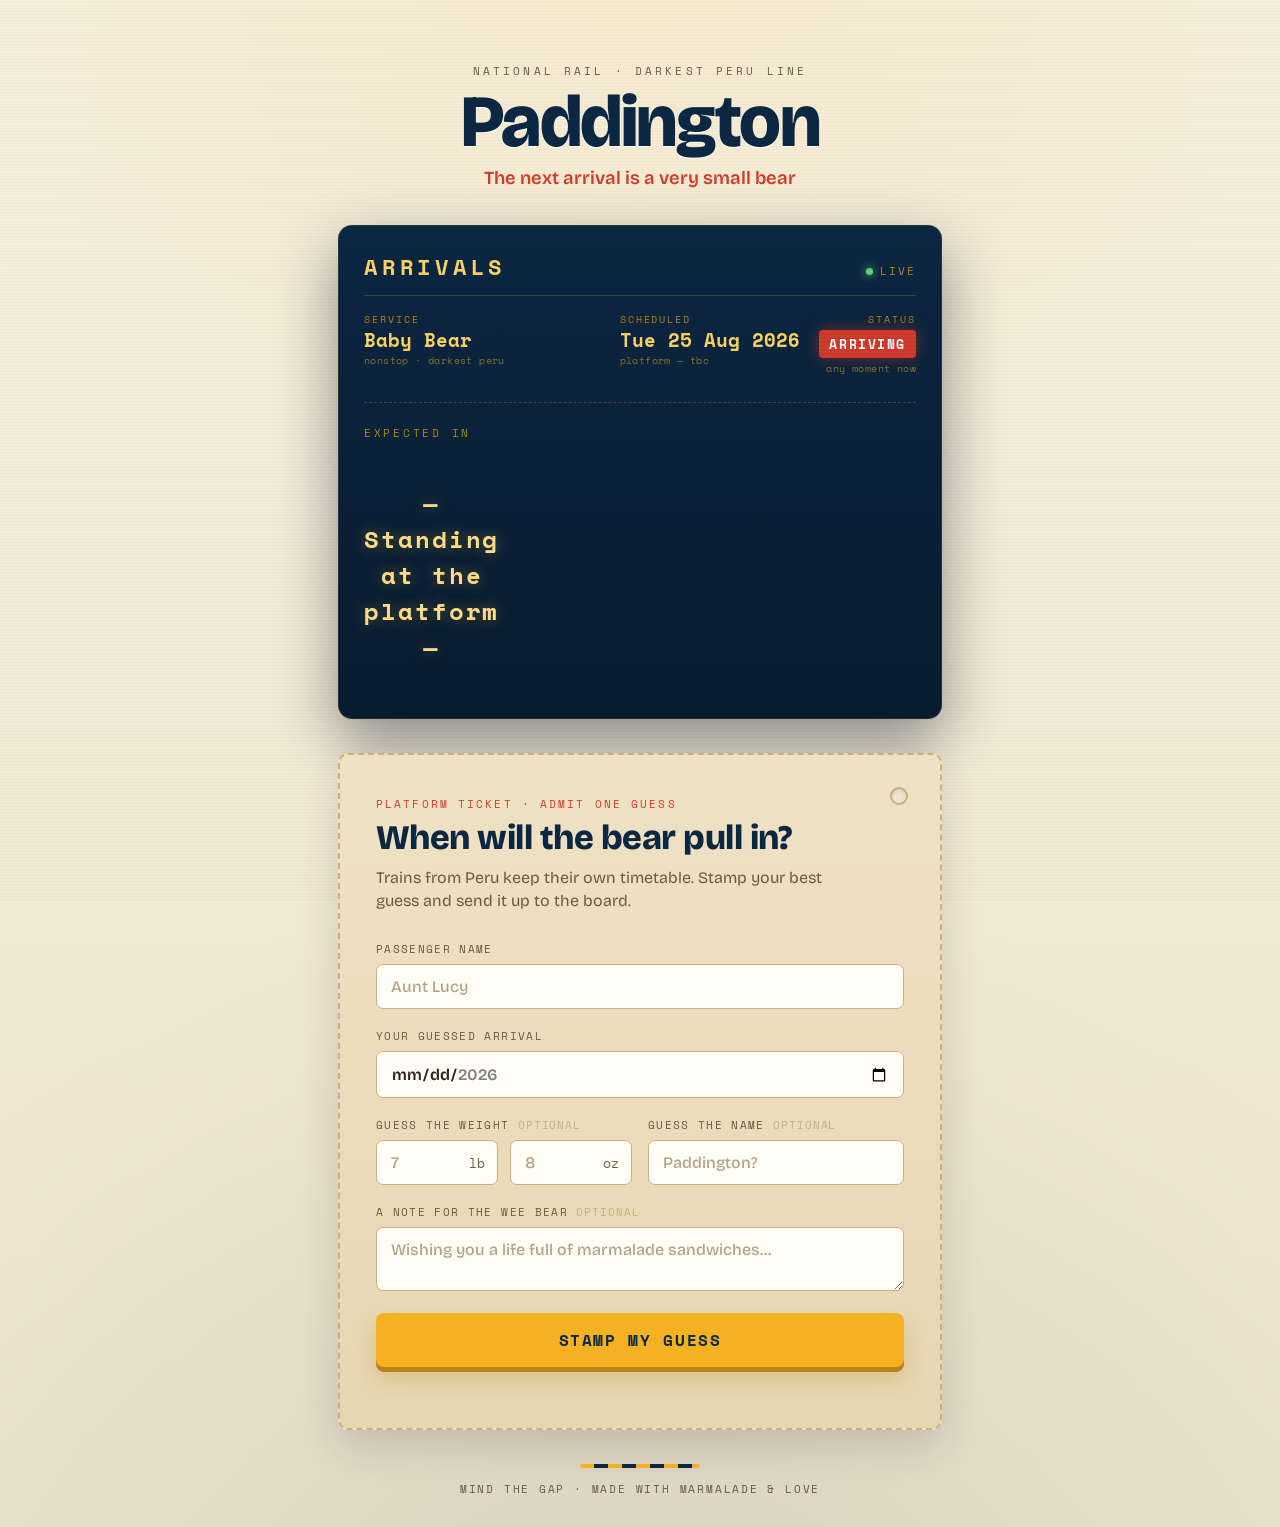
<file: index.html>
<!DOCTYPE html>
<html lang="en">
<head>
  <meta charset="UTF-8" />
  <meta name="viewport" content="width=device-width, initial-scale=1.0" />
  <title>Now Arriving — Guess the Due Date</title>
  <meta name="description" content="The next arrival at Paddington Station is a very small bear. Guess when the train gets in." />
  <link rel="preconnect" href="https://fonts.googleapis.com" />
  <link rel="preconnect" href="https://fonts.gstatic.com" crossorigin />
  <link href="https://fonts.googleapis.com/css2?family=Bricolage+Grotesque:opsz,wght@12..96,400;12..96,600;12..96,700;12..96,800&family=Space+Mono:wght@400;700&display=swap" rel="stylesheet" />
  <link rel="icon" href="data:image/svg+xml,%3Csvg xmlns='http://www.w3.org/2000/svg' viewBox='0 0 100 100'%3E%3Ctext y='.9em' font-size='90'%3E%F0%9F%9A%89%3C/text%3E%3C/svg%3E" />
  <link rel="stylesheet" href="styles.css" />
</head>
<body>
  <main class="station">

    <!-- ───── Station nameplate ───── -->
    <header class="nameboard">
      <span class="nameboard__rail">National Rail · Darkest Peru Line</span>
      <h1 class="nameboard__name">Paddington</h1>
      <span class="nameboard__sub">The next arrival is a very small bear</span>
    </header>

    <!-- ───── Signature: arrivals board ───── -->
    <section class="board" aria-label="Live arrivals board for the next baby">
      <div class="board__bar">
        <span class="board__title">Arrivals</span>
        <span class="board__live"><i></i>Live</span>
      </div>

      <div class="board__service">
        <div class="svc">
          <span class="svc__label">Service</span>
          <span class="svc__value">Baby Bear</span>
          <span class="svc__note">nonstop · darkest peru</span>
        </div>
        <div class="svc">
          <span class="svc__label">Scheduled</span>
          <span class="svc__value">Tue 25 Aug 2026</span>
          <span class="svc__note">platform &mdash; tbc</span>
        </div>
        <div class="svc svc--status">
          <span class="svc__label">Status</span>
          <span class="chip" id="status-chip">On time</span>
          <span class="svc__note" id="status-note">arrivals from Peru rarely are</span>
        </div>
      </div>

      <div class="board__expected">
        <span class="expected__caption">Expected in</span>
        <div class="flaps" id="clock">
          <div class="flap"><span class="flap__num" id="days">--</span><small>days</small></div>
          <div class="flap"><span class="flap__num" id="hours">--</span><small>hrs</small></div>
          <div class="flap"><span class="flap__num" id="minutes">--</span><small>min</small></div>
          <div class="flap"><span class="flap__num" id="seconds">--</span><small>sec</small></div>
        </div>
      </div>
    </section>

    <!-- ───── Platform ticket: the guess form ───── -->
    <section class="ticket" id="form-section">
      <span class="ticket__punch" aria-hidden="true"></span>

      <div class="ticket__head">
        <span class="ticket__eyebrow">Platform Ticket · Admit one guess</span>
        <h2 class="ticket__title">When will the bear pull in?</h2>
        <p class="ticket__lead">Trains from Peru keep their own timetable. Stamp your best guess and send it up to the board.</p>
      </div>

      <form id="guess-form" class="ticket__form" novalidate>
        <label class="field">
          <span class="field__label">Passenger name</span>
          <input type="text" name="name" id="name" placeholder="Aunt Lucy" required maxlength="60" />
        </label>

        <label class="field">
          <span class="field__label">Your guessed arrival</span>
          <input type="date" name="guess_date" id="guess_date" required min="2026-06-14" max="2026-12-31" />
        </label>

        <div class="field-row">
          <div class="field">
            <span class="field__label">Guess the weight <em>optional</em></span>
            <div class="weight-group">
              <span class="weight-unit">
                <input type="number" id="weight_lb" inputmode="numeric" min="0" max="20" step="1" placeholder="7" aria-label="Weight in pounds" />
                <span class="weight-unit__suffix">lb</span>
              </span>
              <span class="weight-unit">
                <input type="number" id="weight_oz" inputmode="numeric" min="0" max="15" step="1" placeholder="8" aria-label="Weight in ounces" />
                <span class="weight-unit__suffix">oz</span>
              </span>
            </div>
          </div>
          <label class="field">
            <span class="field__label">Guess the name <em>optional</em></span>
            <input type="text" name="name_guess" id="name_guess" placeholder="Paddington?" maxlength="40" />
          </label>
        </div>

        <label class="field">
          <span class="field__label">A note for the wee bear <em>optional</em></span>
          <textarea name="message" id="message" rows="2" placeholder="Wishing you a life full of marmalade sandwiches…" maxlength="280"></textarea>
        </label>

        <button type="submit" id="submit-btn" class="stamp-btn">Stamp my guess</button>
        <p class="status" id="status" role="status" aria-live="polite"></p>
      </form>
    </section>

    <!-- ───── Stamped confirmation ───── -->
    <section class="ticket logged hidden" id="thanks" aria-live="polite">
      <span class="ticket__punch" aria-hidden="true"></span>
      <div class="stamp" aria-hidden="true">
        <span class="stamp__top">Paddington Station</span>
        <span class="stamp__big">Guess<br />Logged</span>
        <span class="stamp__bot" id="stamp-date">— · — · —</span>
      </div>
      <h2 class="ticket__title">Your guess is on the board.</h2>
      <p class="logged__detail" id="thanks-detail"></p>
      <button type="button" id="again-btn" class="ghost-btn">Place another guess</button>
    </section>

    <footer class="platform-edge">
      <span>Mind the gap · made with marmalade &amp; love</span>
    </footer>
  </main>

  <script src="script.js"></script>
</body>
</html>
</file>
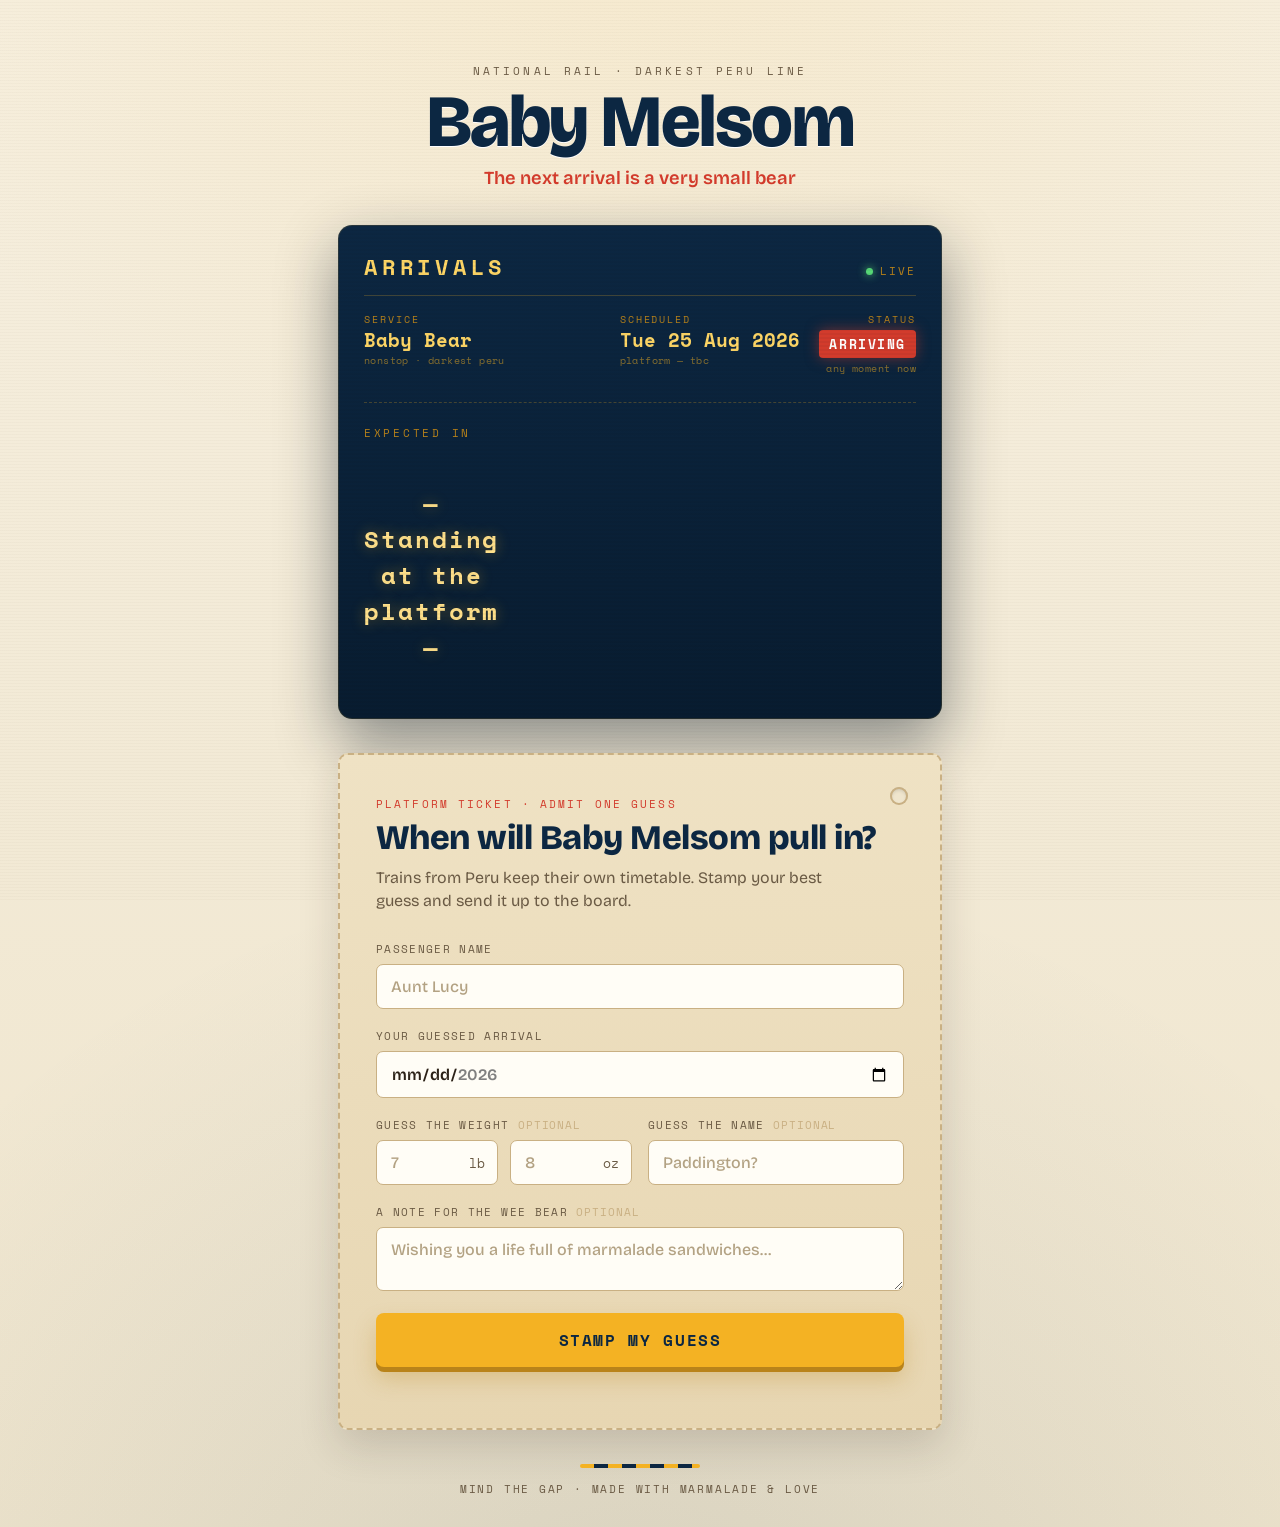
<file: public/index.html>
<!DOCTYPE html>
<html lang="en">
<head>
  <meta charset="UTF-8" />
  <meta name="viewport" content="width=device-width, initial-scale=1.0" />
  <title>Now Arriving — Guess the Due Date</title>
  <meta name="description" content="The next arrival at Paddington Station is a very small bear. Guess when the train gets in." />
  <link rel="preconnect" href="https://fonts.googleapis.com" />
  <link rel="preconnect" href="https://fonts.gstatic.com" crossorigin />
  <link href="https://fonts.googleapis.com/css2?family=Bricolage+Grotesque:opsz,wght@12..96,400;12..96,600;12..96,700;12..96,800&family=Space+Mono:wght@400;700&display=swap" rel="stylesheet" />
  <link rel="icon" href="data:image/svg+xml,%3Csvg xmlns='http://www.w3.org/2000/svg' viewBox='0 0 100 100'%3E%3Ctext y='.9em' font-size='90'%3E%F0%9F%9A%89%3C/text%3E%3C/svg%3E" />
  <link rel="stylesheet" href="styles.css?v=3" />
</head>
<body>
  <main class="station">

    <!-- ───── Station nameplate ───── -->
    <header class="nameboard">
      <span class="nameboard__rail">National Rail · Darkest Peru Line</span>
      <h1 class="nameboard__name">Baby Melsom</h1>
      <span class="nameboard__sub">The next arrival is a very small bear</span>
    </header>

    <!-- ───── Signature: arrivals board ───── -->
    <section class="board" aria-label="Live arrivals board for the next baby">
      <div class="board__bar">
        <span class="board__title">Arrivals</span>
        <span class="board__live"><i></i>Live</span>
      </div>

      <div class="board__service">
        <div class="svc">
          <span class="svc__label">Service</span>
          <span class="svc__value">Baby Bear</span>
          <span class="svc__note">nonstop · darkest peru</span>
        </div>
        <div class="svc">
          <span class="svc__label">Scheduled</span>
          <span class="svc__value">Tue 25 Aug 2026</span>
          <span class="svc__note">platform &mdash; tbc</span>
        </div>
        <div class="svc svc--status">
          <span class="svc__label">Status</span>
          <span class="chip" id="status-chip">On time</span>
          <span class="svc__note" id="status-note">arrivals from Peru rarely are</span>
        </div>
      </div>

      <div class="board__expected">
        <span class="expected__caption">Expected in</span>
        <div class="flaps" id="clock">
          <div class="flap"><span class="flap__num" id="days">--</span><small>days</small></div>
          <div class="flap"><span class="flap__num" id="hours">--</span><small>hrs</small></div>
          <div class="flap"><span class="flap__num" id="minutes">--</span><small>min</small></div>
          <div class="flap"><span class="flap__num" id="seconds">--</span><small>sec</small></div>
        </div>
      </div>
    </section>

    <!-- ───── Platform ticket: the guess form ───── -->
    <section class="ticket" id="form-section">
      <span class="ticket__punch" aria-hidden="true"></span>

      <div class="ticket__head">
        <span class="ticket__eyebrow">Platform Ticket · Admit one guess</span>
        <h2 class="ticket__title">When will Baby Melsom pull in?</h2>
        <p class="ticket__lead">Trains from Peru keep their own timetable. Stamp your best guess and send it up to the board.</p>
      </div>

      <form id="guess-form" class="ticket__form" novalidate>
        <label class="field">
          <span class="field__label">Passenger name</span>
          <input type="text" name="name" id="name" placeholder="Aunt Lucy" required maxlength="60" />
        </label>

        <label class="field">
          <span class="field__label">Your guessed arrival</span>
          <input type="date" name="guess_date" id="guess_date" required min="2026-06-14" max="2026-12-31" />
        </label>

        <div class="field-row">
          <div class="field">
            <span class="field__label">Guess the weight <em>optional</em></span>
            <div class="weight-group">
              <span class="weight-unit">
                <input type="number" id="weight_lb" inputmode="numeric" min="0" max="20" step="1" placeholder="7" aria-label="Weight in pounds" />
                <span class="weight-unit__suffix">lb</span>
              </span>
              <span class="weight-unit">
                <input type="number" id="weight_oz" inputmode="numeric" min="0" max="15" step="1" placeholder="8" aria-label="Weight in ounces" />
                <span class="weight-unit__suffix">oz</span>
              </span>
            </div>
          </div>
          <label class="field">
            <span class="field__label">Guess the name <em>optional</em></span>
            <input type="text" name="name_guess" id="name_guess" placeholder="Paddington?" maxlength="40" />
          </label>
        </div>

        <label class="field">
          <span class="field__label">A note for the wee bear <em>optional</em></span>
          <textarea name="message" id="message" rows="2" placeholder="Wishing you a life full of marmalade sandwiches…" maxlength="280"></textarea>
        </label>

        <button type="submit" id="submit-btn" class="stamp-btn">Stamp my guess</button>
        <p class="status" id="status" role="status" aria-live="polite"></p>
      </form>
    </section>

    <!-- ───── Stamped confirmation ───── -->
    <section class="ticket logged hidden" id="thanks" aria-live="polite">
      <span class="ticket__punch" aria-hidden="true"></span>
      <div class="stamp" aria-hidden="true">
        <span class="stamp__top">Paddington Station</span>
        <span class="stamp__big">Guess<br />Logged</span>
        <span class="stamp__bot" id="stamp-date">— · — · —</span>
      </div>
      <h2 class="ticket__title">Your guess is on the board.</h2>
      <p class="logged__detail" id="thanks-detail"></p>
      <button type="button" id="again-btn" class="ghost-btn">Place another guess</button>
    </section>

    <footer class="platform-edge">
      <span>Mind the gap · made with marmalade &amp; love</span>
    </footer>
  </main>

  <script src="script.js?v=3"></script>
</body>
</html>
</file>
<file: styles.css>
/* ===========================================================
   Now Arriving — Paddington Station
   A railway arrivals board for one very small bear.
   =========================================================== */

:root {
  --platform: #0c2742;     /* rail-navy board base   */
  --platform-2: #081c30;   /* darker board           */
  --flap: #13243b;         /* split-flap tile        */
  --flap-hi: #1b3252;      /* flap top-half highlight */
  --amber: #f4b223;        /* departure-board glow   */
  --amber-dim: #b9831a;    /* dim amber              */
  --signal: #d23b2c;       /* hat red / "delayed"    */
  --ticket: #efe2c4;       /* Manila ticket stock    */
  --ticket-2: #e7d6b2;     /* ticket shade           */
  --ticket-edge: #c9b083;  /* ticket perforation     */
  --ink: #2b2117;          /* stamp ink              */
  --ink-soft: #6a5a44;     /* muted ticket text      */
  --cream: #f6efdf;        /* paper page             */
  --cream-2: #efe5cd;
  --stamp: #b53326;        /* rubber-stamp red       */

  --board-shadow: 0 24px 60px rgba(8, 22, 38, 0.45);
  --display: "Bricolage Grotesque", system-ui, sans-serif;
  --mono: "Space Mono", ui-monospace, monospace;
}

* { box-sizing: border-box; }
html, body { margin: 0; padding: 0; }

body {
  font-family: var(--display);
  color: var(--ink);
  background:
    radial-gradient(120% 80% at 50% -10%, rgba(244,178,35,0.10), transparent 55%),
    radial-gradient(120% 90% at 50% 110%, rgba(12,39,66,0.10), transparent 60%),
    linear-gradient(180deg, var(--cream) 0%, var(--cream-2) 100%);
  min-height: 100vh;
  -webkit-font-smoothing: antialiased;
}

/* faint paper grain */
body::before {
  content: "";
  position: fixed;
  inset: 0;
  pointer-events: none;
  background-image:
    repeating-linear-gradient(0deg, rgba(43,33,23,0.018) 0 1px, transparent 1px 3px);
  z-index: 0;
}

.station {
  position: relative;
  z-index: 1;
  width: 100%;
  max-width: 660px;
  margin: 0 auto;
  padding: clamp(20px, 5vw, 56px) clamp(16px, 4vw, 28px) 0;
  display: flex;
  flex-direction: column;
  gap: clamp(22px, 4vw, 34px);
}

/* ───────────── Station nameplate ───────────── */
.nameboard {
  text-align: center;
  padding: 4px 0 2px;
}
.nameboard__rail {
  display: inline-block;
  font-family: var(--mono);
  font-size: 0.7rem;
  letter-spacing: 0.28em;
  text-transform: uppercase;
  color: var(--ink-soft);
  padding-bottom: 10px;
}
.nameboard__name {
  margin: 0;
  font-size: clamp(2.6rem, 11vw, 4.6rem);
  font-weight: 800;
  font-variation-settings: "opsz" 96;
  letter-spacing: -0.02em;
  line-height: 0.92;
  color: var(--platform);
  /* enamel station-sign double border */
  text-shadow: 0 1px 0 #fff;
}
.nameboard__sub {
  display: block;
  margin-top: 10px;
  font-size: clamp(0.95rem, 2.6vw, 1.15rem);
  font-weight: 600;
  color: var(--signal);
}

/* ───────────── Arrivals board (signature) ───────────── */
.board {
  background:
    linear-gradient(180deg, var(--platform) 0%, var(--platform-2) 100%);
  border-radius: 14px;
  padding: clamp(16px, 3.4vw, 26px);
  box-shadow: var(--board-shadow), inset 0 0 0 1px rgba(244,178,35,0.12);
  color: var(--amber);
  position: relative;
  overflow: hidden;
}
/* subtle screen scanline */
.board::after {
  content: "";
  position: absolute;
  inset: 0;
  pointer-events: none;
  background: repeating-linear-gradient(0deg, rgba(0,0,0,0.10) 0 2px, transparent 2px 4px);
  opacity: 0.35;
  mix-blend-mode: multiply;
}

.board__bar {
  display: flex;
  align-items: baseline;
  justify-content: space-between;
  border-bottom: 1px solid rgba(244,178,35,0.22);
  padding-bottom: 12px;
  margin-bottom: 16px;
}
.board__title {
  font-family: var(--mono);
  font-weight: 700;
  font-size: clamp(1.05rem, 3.4vw, 1.35rem);
  letter-spacing: 0.22em;
  text-transform: uppercase;
  color: #ffd766;
}
.board__live {
  font-family: var(--mono);
  font-size: 0.68rem;
  letter-spacing: 0.18em;
  text-transform: uppercase;
  color: var(--amber-dim);
  display: inline-flex;
  align-items: center;
  gap: 7px;
}
.board__live i {
  width: 7px; height: 7px;
  border-radius: 50%;
  background: #57d977;
  box-shadow: 0 0 8px #57d977;
  animation: pulse 2s ease-in-out infinite;
}

.board__service {
  display: grid;
  grid-template-columns: minmax(0, 1.3fr) minmax(0, 1fr) auto;
  gap: 14px;
  align-items: start;
}
.svc { display: flex; flex-direction: column; gap: 3px; min-width: 0; }
.svc__label {
  font-family: var(--mono);
  font-size: 0.62rem;
  letter-spacing: 0.2em;
  text-transform: uppercase;
  color: var(--amber-dim);
}
.svc__value {
  font-family: var(--mono);
  font-size: clamp(0.95rem, 3vw, 1.18rem);
  font-weight: 700;
  color: #ffd766;
  line-height: 1.1;
}
.svc__note {
  font-family: var(--mono);
  font-size: 0.62rem;
  letter-spacing: 0.04em;
  color: rgba(244,178,35,0.55);
}
.svc--status { align-items: flex-end; text-align: right; }
.chip {
  font-family: var(--mono);
  font-weight: 700;
  font-size: 0.82rem;
  letter-spacing: 0.12em;
  text-transform: uppercase;
  color: var(--platform);
  background: var(--amber);
  padding: 4px 10px;
  border-radius: 4px;
  box-shadow: 0 0 14px rgba(244,178,35,0.45);
}
.chip.late {
  background: var(--signal);
  color: #fff;
  box-shadow: 0 0 14px rgba(210,59,44,0.5);
}

/* expected-in flap row */
.board__expected {
  margin-top: clamp(18px, 3.2vw, 26px);
  border-top: 1px dashed rgba(244,178,35,0.25);
  padding-top: clamp(16px, 3vw, 22px);
}
.expected__caption {
  display: block;
  font-family: var(--mono);
  font-size: 0.66rem;
  letter-spacing: 0.26em;
  text-transform: uppercase;
  color: var(--amber-dim);
  margin-bottom: 12px;
}
.flaps {
  display: grid;
  grid-template-columns: repeat(4, 1fr);
  gap: clamp(8px, 2vw, 14px);
}
.flap {
  position: relative;
  background: linear-gradient(180deg, var(--flap-hi) 0%, var(--flap-hi) 49.6%, var(--flap) 50.4%, var(--platform-2) 100%);
  border-radius: 8px;
  padding: clamp(12px, 2.6vw, 18px) 4px clamp(8px, 1.8vw, 12px);
  text-align: center;
  box-shadow: inset 0 1px 0 rgba(255,255,255,0.06), 0 6px 14px rgba(0,0,0,0.3);
  overflow: hidden;
}
/* the split-flap seam */
.flap::before {
  content: "";
  position: absolute;
  left: 6px; right: 6px;
  top: calc(50% - 7px);
  height: 1px;
  background: rgba(0,0,0,0.55);
  z-index: 2;
}
.flap__num {
  display: block;
  font-family: var(--mono);
  font-weight: 700;
  font-size: clamp(1.9rem, 8vw, 3rem);
  line-height: 1;
  color: #ffe08a;
  text-shadow: 0 0 12px rgba(244,178,35,0.35);
  font-variant-numeric: tabular-nums;
}
.flap small {
  display: block;
  margin-top: 7px;
  font-family: var(--mono);
  font-size: 0.6rem;
  letter-spacing: 0.18em;
  text-transform: uppercase;
  color: var(--amber-dim);
}
.flap.flip .flap__num { animation: flip 0.4s ease; }

.board__arrived {
  text-align: center;
  font-family: var(--mono);
  font-weight: 700;
  font-size: clamp(1.1rem, 4vw, 1.5rem);
  letter-spacing: 0.08em;
  color: #ffe08a;
  text-shadow: 0 0 14px rgba(244,178,35,0.4);
  padding: 8px 0 4px;
}

/* ───────────── Platform ticket (form) ───────────── */
.ticket {
  position: relative;
  background:
    linear-gradient(180deg, var(--ticket) 0%, var(--ticket-2) 100%);
  border-radius: 10px;
  padding: clamp(24px, 5vw, 38px) clamp(20px, 4.5vw, 36px) clamp(20px, 4vw, 30px);
  box-shadow: 0 16px 40px rgba(43,33,23,0.16);
  /* perforated ticket edge */
  border: 2px dashed var(--ticket-edge);
  color: var(--ink);
}
.ticket__punch {
  position: absolute;
  top: clamp(20px, 4.5vw, 32px);
  right: clamp(20px, 4.5vw, 32px);
  width: 18px; height: 18px;
  border-radius: 50%;
  background: var(--cream-2);
  box-shadow: inset 0 0 0 2px var(--ticket-edge), inset 0 2px 4px rgba(0,0,0,0.2);
}

.ticket__eyebrow {
  font-family: var(--mono);
  font-size: 0.66rem;
  letter-spacing: 0.2em;
  text-transform: uppercase;
  color: var(--signal);
}
.ticket__title {
  margin: 8px 0 0;
  font-size: clamp(1.55rem, 5.5vw, 2.15rem);
  font-weight: 800;
  letter-spacing: -0.015em;
  line-height: 1.05;
  color: var(--platform);
}
.ticket__lead {
  margin: 10px 0 0;
  font-size: 1rem;
  line-height: 1.45;
  color: var(--ink-soft);
  max-width: 46ch;
}

.ticket__form { margin-top: clamp(20px, 4vw, 28px); }

.field { display: block; margin-bottom: 18px; }
.field__label {
  display: block;
  font-family: var(--mono);
  font-size: 0.7rem;
  letter-spacing: 0.12em;
  text-transform: uppercase;
  color: var(--ink-soft);
  margin-bottom: 7px;
}
.field__label em {
  font-style: normal;
  color: var(--ticket-edge);
  letter-spacing: 0.08em;
}

.field input,
.field select,
.field textarea {
  display: block;
  width: 100%;
  padding: 12px 14px;
  font-family: var(--display);
  font-size: 1rem;
  font-weight: 600;
  color: var(--ink);
  background: #fffdf6;
  border: 1.5px solid var(--ticket-edge);
  border-radius: 7px;
  transition: border-color 0.15s, box-shadow 0.15s;
}
.field textarea { resize: vertical; font-weight: 500; }
.field input:focus,
.field select:focus,
.field textarea:focus {
  outline: none;
  border-color: var(--signal);
  box-shadow: 0 0 0 3px rgba(210,59,44,0.16);
}
.field input::placeholder,
.field textarea::placeholder { color: #b3a283; font-weight: 500; }

.field-row { display: flex; gap: 16px; flex-wrap: wrap; }
.field-row .field { flex: 1 1 200px; }

/* weight split into lb + oz */
.weight-group { display: flex; gap: 12px; }
.weight-unit { position: relative; flex: 1; min-width: 0; }
.weight-unit input { padding-right: 36px; }
.weight-unit__suffix {
  position: absolute;
  right: 13px;
  top: 50%;
  transform: translateY(-50%);
  font-family: var(--mono);
  font-size: 0.82rem;
  color: var(--ink-soft);
  pointer-events: none;
}
/* hide native number spinners for a clean ticket field */
.weight-unit input::-webkit-outer-spin-button,
.weight-unit input::-webkit-inner-spin-button {
  -webkit-appearance: none;
  margin: 0;
}
.weight-unit input[type="number"] {
  -moz-appearance: textfield;
  appearance: textfield;
}

/* stamp button */
.stamp-btn {
  width: 100%;
  margin-top: 4px;
  padding: 15px 18px;
  font-family: var(--mono);
  font-weight: 700;
  font-size: 1.02rem;
  letter-spacing: 0.1em;
  text-transform: uppercase;
  cursor: pointer;
  color: var(--platform);
  background: var(--amber);
  border: none;
  border-radius: 8px;
  box-shadow: 0 5px 0 var(--amber-dim), 0 12px 22px rgba(185,131,26,0.3);
  transition: transform 0.08s, box-shadow 0.08s, filter 0.12s;
}
.stamp-btn:hover { filter: brightness(1.04); }
.stamp-btn:active { transform: translateY(4px); box-shadow: 0 1px 0 var(--amber-dim); }
.stamp-btn:disabled { opacity: 0.6; cursor: progress; }

.status {
  text-align: center;
  min-height: 1.2em;
  margin: 14px 0 0;
  font-family: var(--mono);
  font-size: 0.85rem;
  letter-spacing: 0.02em;
}
.status.error { color: var(--signal); }
.status.ok { color: var(--ink-soft); }

/* ───────────── Stamped confirmation ───────────── */
.logged { text-align: center; }
.logged__detail {
  margin: 12px auto 0;
  max-width: 44ch;
  font-size: 1.05rem;
  line-height: 1.5;
  color: var(--ink-soft);
}
.logged .ticket__title { margin-top: 18px; }

.stamp {
  display: inline-flex;
  flex-direction: column;
  align-items: center;
  justify-content: center;
  gap: 2px;
  width: 168px;
  height: 168px;
  border-radius: 50%;
  border: 4px double var(--stamp);
  color: var(--stamp);
  transform: rotate(-9deg);
  box-shadow: inset 0 0 0 2px rgba(181,51,38,0.35);
  /* worn-ink texture */
  background:
    radial-gradient(circle at 35% 30%, rgba(255,255,255,0.5) 0 18%, transparent 40%);
  mix-blend-mode: multiply;
  animation: thunk 0.5s cubic-bezier(.2,1.4,.4,1) both;
}
.stamp__top, .stamp__bot {
  font-family: var(--mono);
  font-size: 0.62rem;
  letter-spacing: 0.16em;
  text-transform: uppercase;
}
.stamp__big {
  font-family: var(--mono);
  font-weight: 700;
  font-size: 1.55rem;
  line-height: 1;
  letter-spacing: 0.04em;
  text-transform: uppercase;
  margin: 4px 0;
}

.ghost-btn {
  margin-top: 22px;
  padding: 11px 22px;
  font-family: var(--mono);
  font-weight: 700;
  font-size: 0.82rem;
  letter-spacing: 0.08em;
  text-transform: uppercase;
  cursor: pointer;
  color: var(--platform);
  background: transparent;
  border: 1.5px solid var(--platform);
  border-radius: 7px;
  transition: background 0.15s, color 0.15s;
}
.ghost-btn:hover { background: var(--platform); color: var(--ticket); }

/* ───────────── Platform-edge footer ───────────── */
.platform-edge {
  text-align: center;
  padding: 8px 0 30px;
  margin-top: -8px;
}
.platform-edge span {
  font-family: var(--mono);
  font-size: 0.7rem;
  letter-spacing: 0.16em;
  text-transform: uppercase;
  color: var(--ink-soft);
  position: relative;
  padding-top: 16px;
  display: inline-block;
}
.platform-edge span::before {
  content: "";
  position: absolute;
  top: 0; left: 50%;
  transform: translateX(-50%);
  width: 120px; height: 4px;
  border-radius: 2px;
  background: repeating-linear-gradient(90deg, var(--amber) 0 14px, var(--platform) 14px 28px);
}

.stamp-btn:focus-visible,
.ghost-btn:focus-visible {
  outline: 3px solid var(--signal);
  outline-offset: 3px;
}

.hidden { display: none !important; }

/* ───────────── Motion ───────────── */
@keyframes pulse {
  0%, 100% { opacity: 1; }
  50% { opacity: 0.35; }
}
@keyframes flip {
  0%   { transform: translateY(-8%) scaleY(0.62); opacity: 0.4; }
  55%  { transform: translateY(2%) scaleY(1.05); opacity: 1; }
  100% { transform: translateY(0) scaleY(1); }
}
@keyframes thunk {
  0%   { transform: rotate(-9deg) scale(2.1); opacity: 0; }
  60%  { transform: rotate(-9deg) scale(0.92); opacity: 1; }
  100% { transform: rotate(-9deg) scale(1); }
}

@media (prefers-reduced-motion: reduce) {
  .board__live i { animation: none; }
  .flap.flip .flap__num { animation: none; }
  .stamp { animation: none; }
}

/* ───────────── Responsive ───────────── */
@media (max-width: 520px) {
  .board__service {
    grid-template-columns: minmax(0, 1fr) minmax(0, 1fr);
    gap: 16px 12px;
  }
  .svc--status {
    grid-column: 1 / -1;
    flex-direction: row;
    align-items: center;
    justify-content: space-between;
    text-align: left;
    border-top: 1px dashed rgba(244,178,35,0.2);
    padding-top: 12px;
  }
  .svc--status .svc__label { order: 0; }
}
</file>
<file: public/styles.css>
/* ===========================================================
   Now Arriving — Paddington Station
   A railway arrivals board for one very small bear.
   =========================================================== */

:root {
  --platform: #0c2742;     /* rail-navy board base   */
  --platform-2: #081c30;   /* darker board           */
  --flap: #13243b;         /* split-flap tile        */
  --flap-hi: #1b3252;      /* flap top-half highlight */
  --amber: #f4b223;        /* departure-board glow   */
  --amber-dim: #b9831a;    /* dim amber              */
  --signal: #d23b2c;       /* hat red / "delayed"    */
  --ticket: #efe2c4;       /* Manila ticket stock    */
  --ticket-2: #e7d6b2;     /* ticket shade           */
  --ticket-edge: #c9b083;  /* ticket perforation     */
  --ink: #2b2117;          /* stamp ink              */
  --ink-soft: #6a5a44;     /* muted ticket text      */
  --cream: #f6efdf;        /* paper page             */
  --cream-2: #efe5cd;
  --stamp: #b53326;        /* rubber-stamp red       */

  --board-shadow: 0 24px 60px rgba(8, 22, 38, 0.45);
  --display: "Bricolage Grotesque", system-ui, sans-serif;
  --mono: "Space Mono", ui-monospace, monospace;
}

* { box-sizing: border-box; }
html, body { margin: 0; padding: 0; }

body {
  font-family: var(--display);
  color: var(--ink);
  background:
    radial-gradient(120% 80% at 50% -10%, rgba(244,178,35,0.10), transparent 55%),
    radial-gradient(120% 90% at 50% 110%, rgba(12,39,66,0.10), transparent 60%),
    linear-gradient(180deg, var(--cream) 0%, var(--cream-2) 100%);
  min-height: 100vh;
  -webkit-font-smoothing: antialiased;
}

/* faint paper grain */
body::before {
  content: "";
  position: fixed;
  inset: 0;
  pointer-events: none;
  background-image:
    repeating-linear-gradient(0deg, rgba(43,33,23,0.018) 0 1px, transparent 1px 3px);
  z-index: 0;
}

.station {
  position: relative;
  z-index: 1;
  width: 100%;
  max-width: 660px;
  margin: 0 auto;
  padding: clamp(20px, 5vw, 56px) clamp(16px, 4vw, 28px) 0;
  display: flex;
  flex-direction: column;
  gap: clamp(22px, 4vw, 34px);
}

/* ───────────── Station nameplate ───────────── */
.nameboard {
  text-align: center;
  padding: 4px 0 2px;
}
.nameboard__rail {
  display: inline-block;
  font-family: var(--mono);
  font-size: 0.7rem;
  letter-spacing: 0.28em;
  text-transform: uppercase;
  color: var(--ink-soft);
  padding-bottom: 10px;
}
.nameboard__name {
  margin: 0;
  font-size: clamp(2.6rem, 11vw, 4.6rem);
  font-weight: 800;
  font-variation-settings: "opsz" 96;
  letter-spacing: -0.02em;
  line-height: 0.92;
  color: var(--platform);
  /* enamel station-sign double border */
  text-shadow: 0 1px 0 #fff;
}
.nameboard__sub {
  display: block;
  margin-top: 10px;
  font-size: clamp(0.95rem, 2.6vw, 1.15rem);
  font-weight: 600;
  color: var(--signal);
}

/* ───────────── Arrivals board (signature) ───────────── */
.board {
  background:
    linear-gradient(180deg, var(--platform) 0%, var(--platform-2) 100%);
  border-radius: 14px;
  padding: clamp(16px, 3.4vw, 26px);
  box-shadow: var(--board-shadow), inset 0 0 0 1px rgba(244,178,35,0.12);
  color: var(--amber);
  position: relative;
  overflow: hidden;
}
/* subtle screen scanline */
.board::after {
  content: "";
  position: absolute;
  inset: 0;
  pointer-events: none;
  background: repeating-linear-gradient(0deg, rgba(0,0,0,0.10) 0 2px, transparent 2px 4px);
  opacity: 0.35;
  mix-blend-mode: multiply;
}

.board__bar {
  display: flex;
  align-items: baseline;
  justify-content: space-between;
  border-bottom: 1px solid rgba(244,178,35,0.22);
  padding-bottom: 12px;
  margin-bottom: 16px;
}
.board__title {
  font-family: var(--mono);
  font-weight: 700;
  font-size: clamp(1.05rem, 3.4vw, 1.35rem);
  letter-spacing: 0.22em;
  text-transform: uppercase;
  color: #ffd766;
}
.board__live {
  font-family: var(--mono);
  font-size: 0.68rem;
  letter-spacing: 0.18em;
  text-transform: uppercase;
  color: var(--amber-dim);
  display: inline-flex;
  align-items: center;
  gap: 7px;
}
.board__live i {
  width: 7px; height: 7px;
  border-radius: 50%;
  background: #57d977;
  box-shadow: 0 0 8px #57d977;
  animation: pulse 2s ease-in-out infinite;
}

.board__service {
  display: grid;
  grid-template-columns: minmax(0, 1.3fr) minmax(0, 1fr) auto;
  gap: 14px;
  align-items: start;
}
.svc { display: flex; flex-direction: column; gap: 3px; min-width: 0; }
.svc__label {
  font-family: var(--mono);
  font-size: 0.62rem;
  letter-spacing: 0.2em;
  text-transform: uppercase;
  color: var(--amber-dim);
}
.svc__value {
  font-family: var(--mono);
  font-size: clamp(0.95rem, 3vw, 1.18rem);
  font-weight: 700;
  color: #ffd766;
  line-height: 1.1;
}
.svc__note {
  font-family: var(--mono);
  font-size: 0.62rem;
  letter-spacing: 0.04em;
  color: rgba(244,178,35,0.55);
}
.svc--status { align-items: flex-end; text-align: right; }
.chip {
  font-family: var(--mono);
  font-weight: 700;
  font-size: 0.82rem;
  letter-spacing: 0.12em;
  text-transform: uppercase;
  color: var(--platform);
  background: var(--amber);
  padding: 4px 10px;
  border-radius: 4px;
  box-shadow: 0 0 14px rgba(244,178,35,0.45);
}
.chip.late {
  background: var(--signal);
  color: #fff;
  box-shadow: 0 0 14px rgba(210,59,44,0.5);
}

/* expected-in flap row */
.board__expected {
  margin-top: clamp(18px, 3.2vw, 26px);
  border-top: 1px dashed rgba(244,178,35,0.25);
  padding-top: clamp(16px, 3vw, 22px);
}
.expected__caption {
  display: block;
  font-family: var(--mono);
  font-size: 0.66rem;
  letter-spacing: 0.26em;
  text-transform: uppercase;
  color: var(--amber-dim);
  margin-bottom: 12px;
}
.flaps {
  display: grid;
  grid-template-columns: repeat(4, 1fr);
  gap: clamp(8px, 2vw, 14px);
}
.flap {
  position: relative;
  background: linear-gradient(180deg, var(--flap-hi) 0%, var(--flap-hi) 49.6%, var(--flap) 50.4%, var(--platform-2) 100%);
  border-radius: 8px;
  padding: clamp(12px, 2.6vw, 18px) 4px clamp(8px, 1.8vw, 12px);
  text-align: center;
  box-shadow: inset 0 1px 0 rgba(255,255,255,0.06), 0 6px 14px rgba(0,0,0,0.3);
  overflow: hidden;
}
/* the split-flap seam */
.flap::before {
  content: "";
  position: absolute;
  left: 6px; right: 6px;
  top: calc(50% - 7px);
  height: 1px;
  background: rgba(0,0,0,0.55);
  z-index: 2;
}
.flap__num {
  display: block;
  font-family: var(--mono);
  font-weight: 700;
  font-size: clamp(1.9rem, 8vw, 3rem);
  line-height: 1;
  color: #ffe08a;
  text-shadow: 0 0 12px rgba(244,178,35,0.35);
  font-variant-numeric: tabular-nums;
}
.flap small {
  display: block;
  margin-top: 7px;
  font-family: var(--mono);
  font-size: 0.6rem;
  letter-spacing: 0.18em;
  text-transform: uppercase;
  color: var(--amber-dim);
}
.flap.flip .flap__num { animation: flip 0.4s ease; }

.board__arrived {
  text-align: center;
  font-family: var(--mono);
  font-weight: 700;
  font-size: clamp(1.1rem, 4vw, 1.5rem);
  letter-spacing: 0.08em;
  color: #ffe08a;
  text-shadow: 0 0 14px rgba(244,178,35,0.4);
  padding: 8px 0 4px;
}

/* ───────────── Platform ticket (form) ───────────── */
.ticket {
  position: relative;
  background:
    linear-gradient(180deg, var(--ticket) 0%, var(--ticket-2) 100%);
  border-radius: 10px;
  padding: clamp(24px, 5vw, 38px) clamp(20px, 4.5vw, 36px) clamp(20px, 4vw, 30px);
  box-shadow: 0 16px 40px rgba(43,33,23,0.16);
  /* perforated ticket edge */
  border: 2px dashed var(--ticket-edge);
  color: var(--ink);
}
.ticket__punch {
  position: absolute;
  top: clamp(20px, 4.5vw, 32px);
  right: clamp(20px, 4.5vw, 32px);
  width: 18px; height: 18px;
  border-radius: 50%;
  background: var(--cream-2);
  box-shadow: inset 0 0 0 2px var(--ticket-edge), inset 0 2px 4px rgba(0,0,0,0.2);
}

.ticket__eyebrow {
  font-family: var(--mono);
  font-size: 0.66rem;
  letter-spacing: 0.2em;
  text-transform: uppercase;
  color: var(--signal);
}
.ticket__title {
  margin: 8px 0 0;
  font-size: clamp(1.55rem, 5.5vw, 2.15rem);
  font-weight: 800;
  letter-spacing: -0.015em;
  line-height: 1.05;
  color: var(--platform);
}
.ticket__lead {
  margin: 10px 0 0;
  font-size: 1rem;
  line-height: 1.45;
  color: var(--ink-soft);
  max-width: 46ch;
}

.ticket__form { margin-top: clamp(20px, 4vw, 28px); }

.field { display: block; margin-bottom: 18px; }
.field__label {
  display: block;
  font-family: var(--mono);
  font-size: 0.7rem;
  letter-spacing: 0.12em;
  text-transform: uppercase;
  color: var(--ink-soft);
  margin-bottom: 7px;
}
.field__label em {
  font-style: normal;
  color: var(--ticket-edge);
  letter-spacing: 0.08em;
}

.field input,
.field select,
.field textarea {
  display: block;
  width: 100%;
  min-width: 0;
  -webkit-appearance: none;
  appearance: none;
  padding: 12px 14px;
  font-family: var(--display);
  font-size: 1rem;
  font-weight: 600;
  color: var(--ink);
  background: #fffdf6;
  border: 1.5px solid var(--ticket-edge);
  border-radius: 7px;
  transition: border-color 0.15s, box-shadow 0.15s;
}
.field textarea { resize: vertical; font-weight: 500; }

/* iOS renders date inputs with an intrinsic min-width that overflows the
   ticket; resetting appearance (above) lets width:100% apply, and these keep
   the value left-aligned and the calendar picker tucked to the right. */
.field input[type="date"] { min-height: 47px; }
.field input[type="date"]::-webkit-date-and-time-value { text-align: left; margin: 0; }
.field input[type="date"]::-webkit-calendar-picker-indicator { margin-left: auto; }
.field input:focus,
.field select:focus,
.field textarea:focus {
  outline: none;
  border-color: var(--signal);
  box-shadow: 0 0 0 3px rgba(210,59,44,0.16);
}
.field input::placeholder,
.field textarea::placeholder { color: #b3a283; font-weight: 500; }

.field-row { display: flex; gap: 16px; flex-wrap: wrap; }
.field-row .field { flex: 1 1 200px; }

/* weight split into lb + oz */
.weight-group { display: flex; gap: 12px; }
.weight-unit { position: relative; flex: 1; min-width: 0; }
.weight-unit input { padding-right: 36px; }
.weight-unit__suffix {
  position: absolute;
  right: 13px;
  top: 50%;
  transform: translateY(-50%);
  font-family: var(--mono);
  font-size: 0.82rem;
  color: var(--ink-soft);
  pointer-events: none;
}
/* hide native number spinners for a clean ticket field */
.weight-unit input::-webkit-outer-spin-button,
.weight-unit input::-webkit-inner-spin-button {
  -webkit-appearance: none;
  margin: 0;
}
.weight-unit input[type="number"] {
  -moz-appearance: textfield;
  appearance: textfield;
}

/* stamp button */
.stamp-btn {
  width: 100%;
  margin-top: 4px;
  padding: 15px 18px;
  font-family: var(--mono);
  font-weight: 700;
  font-size: 1.02rem;
  letter-spacing: 0.1em;
  text-transform: uppercase;
  cursor: pointer;
  color: var(--platform);
  background: var(--amber);
  border: none;
  border-radius: 8px;
  box-shadow: 0 5px 0 var(--amber-dim), 0 12px 22px rgba(185,131,26,0.3);
  transition: transform 0.08s, box-shadow 0.08s, filter 0.12s;
}
.stamp-btn:hover { filter: brightness(1.04); }
.stamp-btn:active { transform: translateY(4px); box-shadow: 0 1px 0 var(--amber-dim); }
.stamp-btn:disabled { opacity: 0.6; cursor: progress; }

.status {
  text-align: center;
  min-height: 1.2em;
  margin: 14px 0 0;
  font-family: var(--mono);
  font-size: 0.85rem;
  letter-spacing: 0.02em;
}
.status.error { color: var(--signal); }
.status.ok { color: var(--ink-soft); }

/* ───────────── Stamped confirmation ───────────── */
.logged { text-align: center; }
.logged__detail {
  margin: 12px auto 0;
  max-width: 44ch;
  font-size: 1.05rem;
  line-height: 1.5;
  color: var(--ink-soft);
}
.logged .ticket__title { margin-top: 18px; }

.stamp {
  display: inline-flex;
  flex-direction: column;
  align-items: center;
  justify-content: center;
  gap: 2px;
  width: 168px;
  height: 168px;
  border-radius: 50%;
  border: 4px double var(--stamp);
  color: var(--stamp);
  transform: rotate(-9deg);
  box-shadow: inset 0 0 0 2px rgba(181,51,38,0.35);
  /* worn-ink texture */
  background:
    radial-gradient(circle at 35% 30%, rgba(255,255,255,0.5) 0 18%, transparent 40%);
  mix-blend-mode: multiply;
  animation: thunk 0.5s cubic-bezier(.2,1.4,.4,1) both;
}
.stamp__top, .stamp__bot {
  font-family: var(--mono);
  font-size: 0.62rem;
  letter-spacing: 0.16em;
  text-transform: uppercase;
}
.stamp__big {
  font-family: var(--mono);
  font-weight: 700;
  font-size: 1.55rem;
  line-height: 1;
  letter-spacing: 0.04em;
  text-transform: uppercase;
  margin: 4px 0;
}

.ghost-btn {
  margin-top: 22px;
  padding: 11px 22px;
  font-family: var(--mono);
  font-weight: 700;
  font-size: 0.82rem;
  letter-spacing: 0.08em;
  text-transform: uppercase;
  cursor: pointer;
  color: var(--platform);
  background: transparent;
  border: 1.5px solid var(--platform);
  border-radius: 7px;
  transition: background 0.15s, color 0.15s;
}
.ghost-btn:hover { background: var(--platform); color: var(--ticket); }

/* ───────────── Platform-edge footer ───────────── */
.platform-edge {
  text-align: center;
  padding: 8px 0 30px;
  margin-top: -8px;
}
.platform-edge span {
  font-family: var(--mono);
  font-size: 0.7rem;
  letter-spacing: 0.16em;
  text-transform: uppercase;
  color: var(--ink-soft);
  position: relative;
  padding-top: 16px;
  display: inline-block;
}
.platform-edge span::before {
  content: "";
  position: absolute;
  top: 0; left: 50%;
  transform: translateX(-50%);
  width: 120px; height: 4px;
  border-radius: 2px;
  background: repeating-linear-gradient(90deg, var(--amber) 0 14px, var(--platform) 14px 28px);
}

.stamp-btn:focus-visible,
.ghost-btn:focus-visible {
  outline: 3px solid var(--signal);
  outline-offset: 3px;
}

.hidden { display: none !important; }

/* ───────────── Motion ───────────── */
@keyframes pulse {
  0%, 100% { opacity: 1; }
  50% { opacity: 0.35; }
}
@keyframes flip {
  0%   { transform: translateY(-8%) scaleY(0.62); opacity: 0.4; }
  55%  { transform: translateY(2%) scaleY(1.05); opacity: 1; }
  100% { transform: translateY(0) scaleY(1); }
}
@keyframes thunk {
  0%   { transform: rotate(-9deg) scale(2.1); opacity: 0; }
  60%  { transform: rotate(-9deg) scale(0.92); opacity: 1; }
  100% { transform: rotate(-9deg) scale(1); }
}

@media (prefers-reduced-motion: reduce) {
  .board__live i { animation: none; }
  .flap.flip .flap__num { animation: none; }
  .stamp { animation: none; }
}

/* ───────────── Responsive ───────────── */
@media (max-width: 520px) {
  .board__service {
    grid-template-columns: minmax(0, 1fr) minmax(0, 1fr);
    gap: 16px 12px;
  }
  .svc--status {
    grid-column: 1 / -1;
    flex-direction: row;
    align-items: center;
    justify-content: space-between;
    text-align: left;
    border-top: 1px dashed rgba(244,178,35,0.2);
    padding-top: 12px;
  }
  .svc--status .svc__label { order: 0; }
}
</file>
